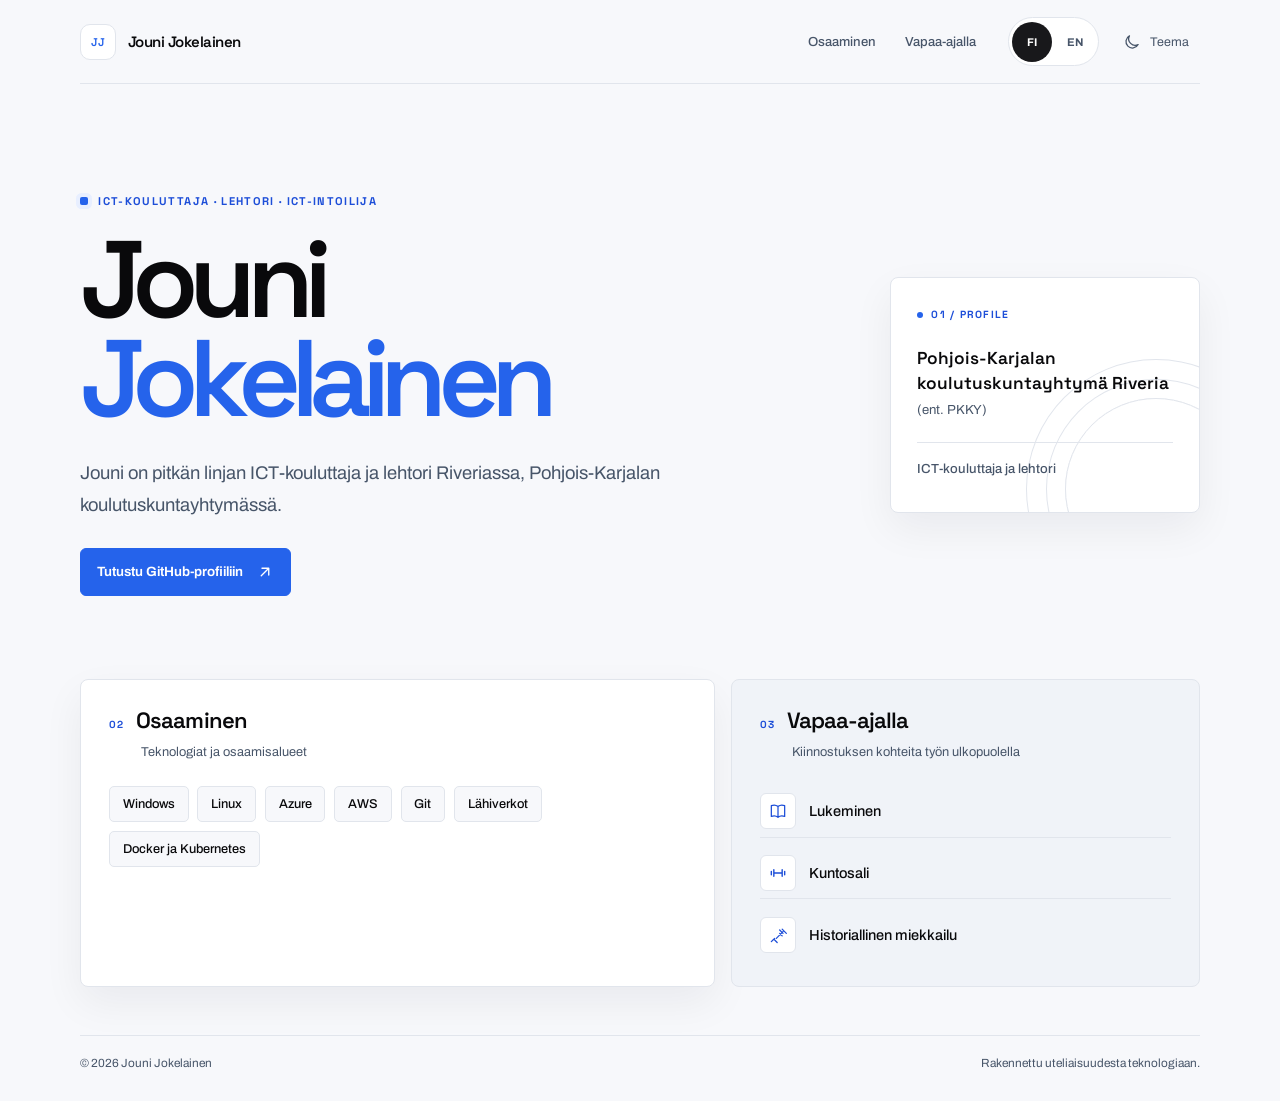
<file: index.html>
<!doctype html>
<html lang="fi">
  <head>
    <meta charset="utf-8">
    <meta name="viewport" content="width=device-width, initial-scale=1">
    <meta name="description" content="Jouni Jokelainen – ICT-kouluttaja, lehtori ja ICT-intoilija.">
    <meta name="color-scheme" content="light dark">
    <title>Jouni Jokelainen — ICT-intoilija</title>
    <link rel="preconnect" href="https://fonts.googleapis.com">
    <link rel="preconnect" href="https://fonts.gstatic.com" crossorigin>
    <link href="https://fonts.googleapis.com/css2?family=Archivo:wght@400;500;600;700&family=Space+Grotesk:wght@400;500;600;700&display=swap" rel="stylesheet">
    <link rel="stylesheet" href="styles.css?v=7">
    <script src="script.js" defer></script>
  </head>
  <body>
    <a class="skip-link" href="#main" data-i18n="skipLink">Siirry sisältöön</a>
    <header class="site-header">
      <a class="wordmark" href="#top" aria-label="Jouni Jokelainen">
        <span class="wordmark-mark" aria-hidden="true">JJ</span>
        <span>Jouni Jokelainen</span>
      </a>
      <nav class="section-nav" aria-label="Sivun osiot" data-i18n-aria-label="sectionNavLabel">
        <a href="#skills" data-i18n="skillsHeading">Osaaminen</a>
        <a href="#interests" data-i18n="interestsHeading">Vapaa-ajalla</a>
      </nav>
      <div class="header-controls">
        <nav class="language-switch" aria-label="Kieli" data-i18n-aria-label="languageLabel">
          <button type="button" class="language-button is-active" data-language="fi" aria-label="Suomeksi" lang="fi" aria-pressed="true">FI</button>
          <button type="button" class="language-button" data-language="en" aria-label="In English" lang="en" aria-pressed="false">EN</button>
        </nav>
        <button class="theme-toggle" type="button" aria-label="Ota tumma tila käyttöön" data-i18n-aria-label="themeToggleLabel" aria-pressed="false">
          <span class="theme-icon" aria-hidden="true">
            <svg class="moon-icon" viewBox="0 0 24 24" fill="none">
              <path d="M20.2 15.4A8.6 8.6 0 0 1 8.6 3.8 8.6 8.6 0 1 0 20.2 15.4Z" stroke="currentColor" stroke-width="1.7" stroke-linecap="round" stroke-linejoin="round"/>
            </svg>
            <svg class="sun-icon" viewBox="0 0 24 24" fill="none">
              <circle cx="12" cy="12" r="4" stroke="currentColor" stroke-width="1.7"/>
              <path d="M12 2v2m0 16v2M4.93 4.93l1.42 1.42m11.3 11.3 1.42 1.42M2 12h2m16 0h2M4.93 19.07l1.42-1.42m11.3-11.3 1.42-1.42" stroke="currentColor" stroke-width="1.7" stroke-linecap="round"/>
            </svg>
          </span>
          <span data-i18n="themeLabel">Teema</span>
        </button>
      </div>
    </header>

    <main id="main" class="page-shell">
      <section id="top" class="intro" aria-labelledby="name">
        <div class="intro-copy">
          <p class="eyebrow"><span class="status-dot" aria-hidden="true"></span><span data-i18n="eyebrow">ICT-kouluttaja · lehtori · ICT-intoilija</span></p>
          <h1 id="name">Jouni<br><span>Jokelainen</span></h1>
          <p class="intro-summary" data-i18n="summary">Jouni on pitkän linjan ICT-kouluttaja ja lehtori Riveriassa, Pohjois-Karjalan koulutuskuntayhtymässä.</p>
          <a class="profile-link" href="https://github.com/JouniJokelainen" target="_blank" rel="noopener noreferrer">
            <span data-i18n="githubLink">Tutustu GitHub-profiiliin</span>
            <svg aria-hidden="true" viewBox="0 0 24 24" fill="none">
              <path d="M7 17 17 7M8 7h9v9" stroke="currentColor" stroke-width="1.8" stroke-linecap="round" stroke-linejoin="round"/>
            </svg>
          </a>
        </div>
        <aside class="profile-note" aria-label="Profiili" data-i18n-aria-label="profileLabel">
          <span class="note-index">01 / PROFILE</span>
          <p data-i18n="profileNote">Pohjois-Karjalan koulutuskuntayhtymä Riveria<br><span>(ent. PKKY)</span></p>
          <span class="note-rule" aria-hidden="true"></span>
          <p class="note-role" data-i18n="role">ICT-kouluttaja ja lehtori</p>
        </aside>
      </section>

      <div class="section-grid">
        <section class="content-card skills-card" id="skills" aria-labelledby="skills-heading">
          <div class="card-heading">
            <span class="section-number">02</span>
            <h2 id="skills-heading" data-i18n="skillsHeading">Osaaminen</h2>
          </div>
          <p class="section-description" data-i18n="skillsDescription">Teknologiat ja osaamisalueet</p>
          <ul class="tag-list" aria-label="Osaaminen" data-i18n-aria-label="skillsListLabel">
            <li>Windows</li>
            <li>Linux</li>
            <li>Azure</li>
            <li>AWS</li>
            <li>Git</li>
            <li data-i18n="localNetworks">Lähiverkot</li>
            <li>Docker ja Kubernetes</li>
          </ul>
        </section>

        <section class="content-card interests-card" id="interests" aria-labelledby="interests-heading">
          <div class="card-heading">
            <span class="section-number">03</span>
            <h2 id="interests-heading" data-i18n="interestsHeading">Vapaa-ajalla</h2>
          </div>
          <p class="section-description" data-i18n="interestsDescription">Kiinnostuksen kohteita työn ulkopuolella</p>
          <ul class="interest-list">
            <li>
              <span class="interest-mark" aria-hidden="true">
                <svg viewBox="0 0 24 24" fill="none">
                  <path d="M12 6.5c-2.2-1.8-5.3-2-8-1v13c2.7-1 5.8-.8 8 1m0-13c2.2-1.8 5.3-2 8-1v13c-2.7-1-5.8-.8-8 1m0-13v13" stroke="currentColor" stroke-width="1.5" stroke-linecap="round" stroke-linejoin="round"/>
                </svg>
              </span>
              <span data-i18n="reading">Lukeminen</span>
            </li>
            <li>
              <span class="interest-mark" aria-hidden="true">
                <svg viewBox="0 0 24 24" fill="none">
                  <path d="M4 10v4m3-6v8m10-8v8m3-6v4M7 12h10" stroke="currentColor" stroke-width="1.7" stroke-linecap="round"/>
                </svg>
              </span>
              <span data-i18n="gym">Kuntosali</span>
            </li>
            <li>
              <span class="interest-mark" aria-hidden="true">
                <svg viewBox="0 0 24 24" fill="none">
                  <path d="m6 18 2-2m-4 4 2-2m4-2 8-8m-1-3 5 5m-8 0 3 3m-9 5 3 3" stroke="currentColor" stroke-width="1.5" stroke-linecap="round" stroke-linejoin="round"/>
                  <path d="m14 6 4 4" stroke="currentColor" stroke-width="1.5" stroke-linecap="round"/>
                </svg>
              </span>
              <span data-i18n="fencing">Historiallinen miekkailu</span>
            </li>
          </ul>
        </section>
      </div>

      <footer class="site-footer">
        <span>© <span id="year"></span> Jouni Jokelainen</span>
        <span data-i18n="footerNote">Rakennettu uteliaisuudesta teknologiaan.</span>
      </footer>
    </main>
  </body>
</html>
</file>
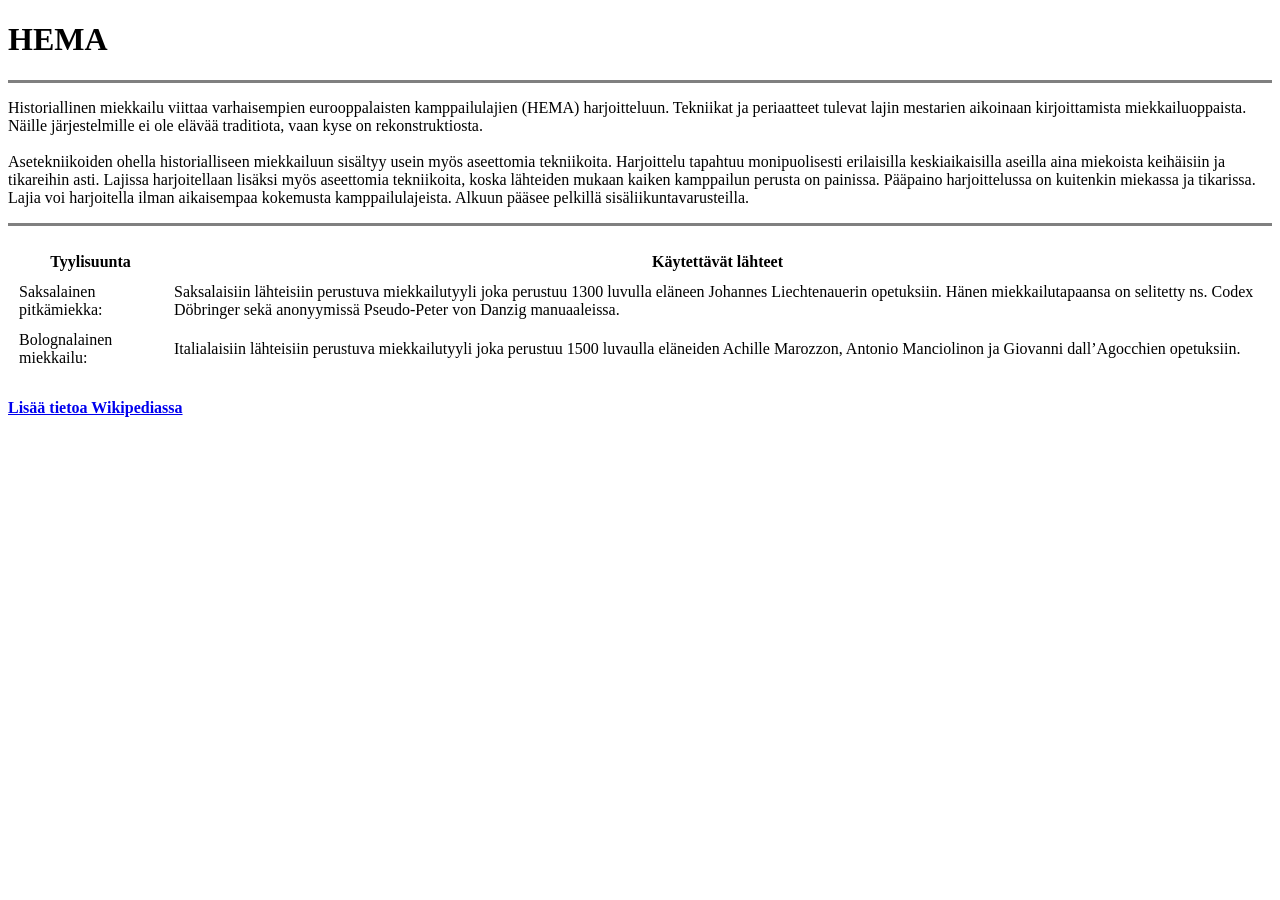
<file: luelisaa.html>
<!DOCTYPE html>
<html lang="fi" dir="ltr">

<head>
  <meta charset="utf-8">
  <title>Lue lisää</title>
  <link rel="shortcut icon" href="favicon.ico" type="image/x-icon">
</head>

<body>
  <h1>HEMA</h1>
  <hr size="3" noshade>
  <p>Historiallinen miekkailu viittaa varhaisempien eurooppalaisten kamppailulajien (HEMA) harjoitteluun. Tekniikat ja periaatteet tulevat lajin mestarien aikoinaan kirjoittamista miekkailuoppaista. Näille järjestelmille ei ole elävää traditiota,
    vaan kyse on rekonstruktiosta.
    <br>
    <br>
    Asetekniikoiden ohella historialliseen miekkailuun sisältyy usein myös aseettomia tekniikoita.
    Harjoittelu tapahtuu monipuolisesti erilaisilla keskiaikaisilla aseilla aina miekoista keihäisiin ja tikareihin asti. Lajissa harjoitellaan lisäksi myös aseettomia tekniikoita, koska lähteiden mukaan kaiken kamppailun perusta on painissa.
    Pääpaino harjoittelussa on kuitenkin miekassa ja tikarissa.
    Lajia voi harjoitella ilman aikaisempaa kokemusta kamppailulajeista. Alkuun pääsee pelkillä sisäliikuntavarusteilla.
  </p>

  <hr size="3" noshade>
  <p></p>
  <table cellspacing="10">
    <thead>
      <tr>
        <th>Tyylisuunta</th>
        <th>Käytettävät lähteet</th>
      </tr>
    </thead>
    <tr>
      <td>Saksalainen pitkämiekka: </td>
      <td>Saksalaisiin lähteisiin perustuva miekkailutyyli joka perustuu 1300 luvulla eläneen Johannes Liechtenauerin opetuksiin. Hänen miekkailutapaansa on selitetty ns. Codex Döbringer sekä anonyymissä Pseudo-Peter von Danzig manuaaleissa.  </td>
    </tr>
    <tr>
      <td>Bolognalainen miekkailu:</td>
      <td>Italialaisiin lähteisiin perustuva miekkailutyyli joka perustuu 1500 luvaulla eläneiden Achille Marozzon, Antonio Manciolinon ja Giovanni dall’Agocchien opetuksiin.</td>
    </tr>
  </table>
  <h4><a href="https://fi.wikipedia.org/wiki/Historiallinen_miekkailu">Lisää tietoa Wikipediassa</a></h4>
</body>

</html>
</file>
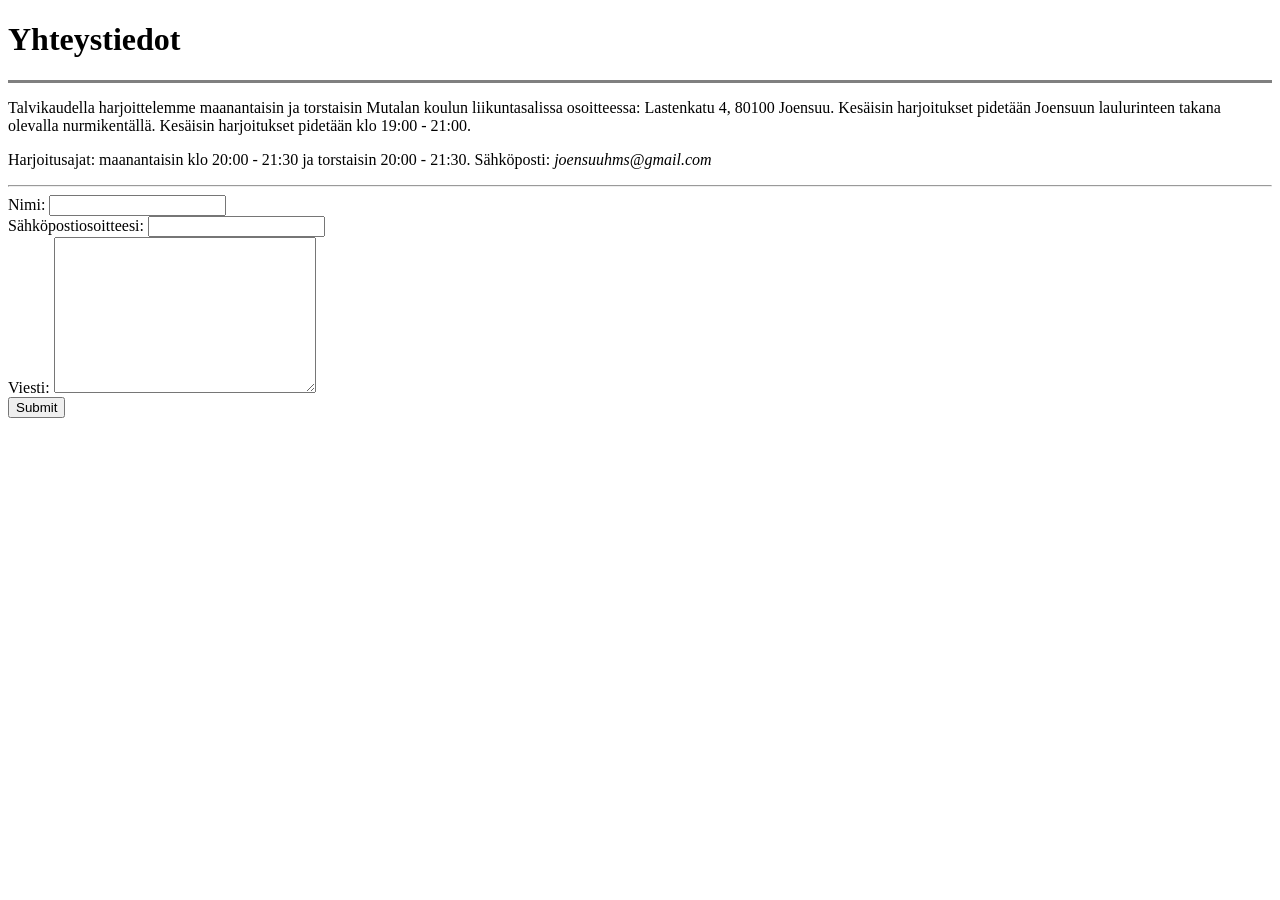
<file: otayhteytta.html>
<!DOCTYPE html>
<html lang="fi" dir="ltr">

<head>
  <meta charset="utf-8">
  <title>Ota yhteysttä</title>
  <link rel="shortcut icon" href="favicon.ico" type="image/x-icon">
</head>

<body>
  <h1>Yhteystiedot</h1>
  <hr size="3" noshade>
  <p>Talvikaudella harjoittelemme maanantaisin ja torstaisin Mutalan koulun liikuntasalissa osoitteessa: Lastenkatu 4, 80100 Joensuu.
    Kesäisin harjoitukset pidetään Joensuun laulurinteen takana olevalla nurmikentällä. Kesäisin harjoitukset pidetään klo 19:00 - 21:00.
  <p>Harjoitusajat: maanantaisin klo 20:00 - 21:30 ja torstaisin 20:00 - 21:30.
    Sähköposti: <i>joensuuhms@gmail.com</i></p>
    <hr>
    <form action="mailto:joensuuhms@gmail.com" method="post" enctype="text/plain">
      <label>Nimi:</label>
      <input type="text" name="nimi" value=""><br>
      <label>Sähköpostiosoitteesi:</label>
      <input type="email" name="Sähköpostiosoitteesi" value=""><br>
      <label>Viesti:</label>
      <textarea name="name" rows="10" cols="30"></textarea><br>
      <input type="submit" name="Viesti">

    </form>
</body>

</html>
</file>
<file: styles.css>
:root {
  color-scheme: light;
  --page: #f7f8fb;
  --surface: #ffffff;
  --surface-muted: #f0f3f8;
  --text: #09090b;
  --muted: #475569;
  --accent: #2563eb;
  --accent-strong: #1d4ed8;
  --accent-on: #ffffff;
  --accent-soft: #e8efff;
  --line: #e1e5ec;
  --shadow: 0 16px 42px rgb(15 23 42 / 6%);
  font-family: "Archivo", "Segoe UI", sans-serif;
  font-synthesis: none;
  text-rendering: optimizeLegibility;
}

@media (prefers-color-scheme: dark) {
  :root:not([data-theme="light"]) {
    color-scheme: dark;
    --page: #101318;
    --surface: #171b22;
    --surface-muted: #1d2430;
    --text: #f4f6fb;
    --muted: #b0bac9;
    --accent: #8db1ff;
    --accent-strong: #a7c3ff;
    --accent-on: #101318;
    --accent-soft: #1e2d49;
    --line: #2b3442;
    --shadow: 0 18px 48px rgb(0 0 0 / 20%);
  }
}

:root[data-theme="dark"] {
  color-scheme: dark;
  --page: #101318;
  --surface: #171b22;
  --surface-muted: #1d2430;
  --text: #f4f6fb;
  --muted: #b0bac9;
  --accent: #8db1ff;
  --accent-strong: #a7c3ff;
  --accent-on: #101318;
  --accent-soft: #1e2d49;
  --line: #2b3442;
  --shadow: 0 18px 48px rgb(0 0 0 / 20%);
}

* {
  box-sizing: border-box;
}

html {
  scroll-behavior: smooth;
  background: var(--page);
}

body {
  min-height: 100vh;
  margin: 0;
  color: var(--text);
  background: var(--page);
  transition: background-color 200ms ease, color 200ms ease;
}

button,
a {
  color: inherit;
  font: inherit;
}

a {
  text-decoration: none;
}

button:focus-visible,
a:focus-visible {
  outline: 2px solid var(--accent);
  outline-offset: 3px;
}

.skip-link {
  position: absolute;
  z-index: 5;
  top: 0.75rem;
  left: 0.75rem;
  padding: 0.75rem 1rem;
  transform: translateY(-160%);
  border-radius: 0.5rem;
  color: #fff;
  background: #09090b;
}

.skip-link:focus {
  transform: translateY(0);
}

.site-header,
.page-shell {
  width: calc(100% - 64px);
  max-width: 1120px;
  margin-inline: auto;
}

.site-header {
  min-height: 84px;
  display: flex;
  align-items: center;
  justify-content: space-between;
  gap: 2rem;
  border-bottom: 1px solid var(--line);
}

.wordmark,
.section-nav,
.header-controls,
.language-switch,
.theme-toggle {
  display: flex;
  align-items: center;
}

.wordmark {
  flex: 0 0 auto;
  gap: 0.75rem;
  font-family: "Space Grotesk", "Segoe UI", sans-serif;
  font-size: 0.94rem;
  font-weight: 600;
  letter-spacing: -0.035em;
}

.wordmark-mark {
  display: grid;
  width: 36px;
  height: 36px;
  place-items: center;
  border: 1px solid var(--line);
  border-radius: 10px;
  color: var(--accent);
  background: var(--surface);
  font-size: 0.7rem;
  letter-spacing: 0.04em;
}

.section-nav {
  gap: 1.8rem;
  margin-left: auto;
  color: var(--muted);
  font-size: 0.82rem;
  font-weight: 500;
}

.section-nav a {
  padding-block: 0.75rem;
  transition: color 180ms ease;
}

.section-nav a:hover {
  color: var(--accent);
}

.header-controls {
  flex: 0 0 auto;
  gap: 0.8rem;
}

.language-switch {
  gap: 0.15rem;
  padding: 0.2rem;
  border: 1px solid var(--line);
  border-radius: 999px;
  background: var(--surface);
}

.language-button,
.theme-toggle {
  min-height: 40px;
  border: 0;
  cursor: pointer;
}

.language-button {
  min-width: 40px;
  padding: 0.4rem 0.55rem;
  border-radius: 999px;
  color: var(--muted);
  background: transparent;
  font-size: 0.7rem;
  font-weight: 700;
  transition: color 180ms ease, background-color 180ms ease;
}

.language-button.is-active {
  color: #fff;
  background: #18181b;
}

:root[data-theme="dark"] .language-button.is-active {
  color: #101318;
  background: #f4f6fb;
}

.theme-toggle {
  justify-content: center;
  gap: 0.55rem;
  padding: 0.45rem 0.7rem;
  border-radius: 999px;
  color: var(--muted);
  background: transparent;
  font-size: 0.78rem;
  transition: color 180ms ease, background-color 180ms ease;
}

.theme-toggle:hover {
  color: var(--text);
  background: var(--surface-muted);
}

.theme-icon,
.theme-icon svg {
  display: block;
  width: 18px;
  height: 18px;
}

.sun-icon {
  display: none !important;
}

:root[data-theme="dark"] .moon-icon {
  display: none;
}

:root[data-theme="dark"] .sun-icon {
  display: block !important;
}

.page-shell {
  padding-top: 5.3rem;
}

.intro {
  position: relative;
  display: grid;
  grid-template-columns: minmax(0, 1fr) 310px;
  align-items: center;
  gap: 4rem;
  padding: 1.6rem 0 5.2rem;
}

.intro-copy {
  max-width: 690px;
}

.eyebrow,
.note-index,
.section-number {
  color: var(--accent-strong);
  font-family: "Space Grotesk", "Segoe UI", sans-serif;
  font-size: 0.7rem;
  font-weight: 700;
  letter-spacing: 0.12em;
  text-transform: uppercase;
}

.eyebrow {
  display: flex;
  align-items: center;
  gap: 0.65rem;
  margin: 0 0 1.35rem;
}

.status-dot {
  width: 8px;
  height: 8px;
  border-radius: 2px;
  background: var(--accent);
  box-shadow: 0 0 0 4px var(--accent-soft);
}

h1,
h2 {
  font-family: "Space Grotesk", "Segoe UI", sans-serif;
}

h1 {
  margin: 0;
  font-size: clamp(4rem, 8.5vw, 7rem);
  font-weight: 600;
  letter-spacing: -0.09em;
  line-height: 0.91;
}

h1 span {
  color: var(--accent);
}

.intro-summary {
  max-width: 590px;
  margin: 1.8rem 0 1.65rem;
  color: var(--muted);
  font-size: clamp(1.02rem, 1.6vw, 1.15rem);
  line-height: 1.75;
}

.profile-link {
  min-height: 48px;
  display: inline-flex;
  align-items: center;
  gap: 0.8rem;
  padding: 0.75rem 1rem;
  border: 1px solid var(--accent);
  border-radius: 6px;
  color: var(--accent-on);
  background: var(--accent);
  font-size: 0.84rem;
  font-weight: 650;
  transition: background-color 180ms ease, border-color 180ms ease, transform 180ms ease;
}

.profile-link:hover {
  transform: translateY(-2px);
  border-color: var(--accent-strong);
  background: var(--accent-strong);
}

.profile-link svg {
  width: 18px;
  height: 18px;
  transition: transform 180ms ease;
}

.profile-link:hover svg {
  transform: translate(2px, -2px);
}

.profile-note {
  position: relative;
  overflow: hidden;
  width: 100%;
  min-width: 0;
  min-height: 236px;
  padding: 1.6rem;
  border: 1px solid var(--line);
  border-radius: 8px;
  background: var(--surface);
  box-shadow: var(--shadow);
}

.profile-note::after {
  position: absolute;
  right: -48px;
  bottom: -68px;
  width: 180px;
  height: 180px;
  border: 1px solid var(--line);
  border-radius: 50%;
  box-shadow: 0 0 0 18px var(--surface), 0 0 0 19px var(--line), 0 0 0 38px var(--surface), 0 0 0 39px var(--line);
  content: "";
}

.note-index {
  display: inline-flex;
  align-items: center;
  gap: 0.55rem;
  font-size: 0.65rem;
}

.note-index::before {
  width: 6px;
  height: 6px;
  border-radius: 50%;
  background: var(--accent);
  content: "";
}

.profile-note p {
  position: relative;
  z-index: 1;
  margin: 1.55rem 0 1.3rem;
  font-family: "Space Grotesk", "Segoe UI", sans-serif;
  font-size: 1.08rem;
  font-weight: 600;
  line-height: 1.45;
}

.profile-note p span {
  color: var(--muted);
  font-family: "Archivo", "Segoe UI", sans-serif;
  font-size: 0.82rem;
  font-weight: 400;
}

.note-rule {
  position: relative;
  z-index: 1;
  display: block;
  width: 100%;
  height: 1px;
  background: var(--line);
}

.profile-note .note-role {
  margin: 1rem 0 0;
  color: var(--muted);
  font-family: "Archivo", "Segoe UI", sans-serif;
  font-size: 0.82rem;
  font-weight: 500;
}

.section-grid {
  display: grid;
  grid-template-columns: 1.15fr 0.85fr;
  gap: 1rem;
}

.content-card {
  min-height: 284px;
  padding: 1.65rem 1.75rem;
  border: 1px solid var(--line);
  border-radius: 8px;
  background: var(--surface);
  box-shadow: var(--shadow);
  scroll-margin-top: 1rem;
}

.interests-card {
  background: var(--surface-muted);
  box-shadow: none;
}

.card-heading {
  display: flex;
  align-items: baseline;
  gap: 0.75rem;
}

.section-number {
  font-size: 0.64rem;
}

h2 {
  margin: 0;
  font-size: 1.38rem;
  font-weight: 600;
  letter-spacing: -0.045em;
}

.section-description {
  margin: 0.55rem 0 1.5rem 2rem;
  color: var(--muted);
  font-size: 0.8rem;
  line-height: 1.5;
}

.tag-list {
  display: flex;
  flex-wrap: wrap;
  gap: 0.55rem;
  margin: 0;
  padding: 0;
  list-style: none;
}

.tag-list li {
  padding: 0.62rem 0.8rem;
  border: 1px solid var(--line);
  border-radius: 5px;
  color: var(--text);
  background: var(--page);
  font-size: 0.8rem;
  font-weight: 500;
  transition: border-color 180ms ease, color 180ms ease, background-color 180ms ease;
}

.tag-list li:hover {
  border-color: var(--accent);
  color: var(--accent-strong);
  background: var(--accent-soft);
}

.interest-list {
  display: grid;
  gap: 0.65rem;
  margin: 0;
  padding: 0;
  list-style: none;
}

.interest-list li {
  min-height: 48px;
  display: flex;
  align-items: center;
  gap: 0.85rem;
  padding: 0.45rem 0;
  border-bottom: 1px solid var(--line);
  font-size: 0.91rem;
  font-weight: 500;
}

.interest-list li:last-child {
  border-bottom: 0;
}

.interest-mark {
  display: grid;
  width: 36px;
  height: 36px;
  flex: 0 0 auto;
  place-items: center;
  border: 1px solid var(--line);
  border-radius: 6px;
  color: var(--accent-strong);
  background: var(--surface);
}

.interest-mark svg {
  width: 20px;
  height: 20px;
}

.site-footer {
  display: flex;
  justify-content: space-between;
  gap: 1rem;
  padding: 1.3rem 0 2rem;
  margin-top: 3rem;
  border-top: 1px solid var(--line);
  color: var(--muted);
  font-size: 0.74rem;
}

@media (max-width: 800px) {
  .site-header,
  .page-shell {
    width: calc(100% - 40px);
    max-width: 640px;
  }

  .section-nav {
    gap: 1rem;
    font-size: 0.76rem;
  }

  .page-shell {
    padding-top: 4.1rem;
  }

  .intro {
    grid-template-columns: minmax(0, 1fr) 260px;
    gap: 2rem;
    padding-bottom: 3.8rem;
  }

  h1 {
    font-size: clamp(3.65rem, 9.5vw, 5.5rem);
  }

  .profile-note {
    min-height: 220px;
    padding: 1.3rem;
  }

  .section-grid {
    grid-template-columns: 1fr;
  }

  .content-card {
    min-height: 0;
  }
}

@media (max-width: 560px) {
  .site-header,
  .page-shell {
    width: calc(100% - 36px);
    max-width: none;
  }

  .site-header {
    min-height: 72px;
    gap: 0.5rem;
  }

  .section-nav {
    gap: 0.7rem;
    font-size: 0.7rem;
  }

  .wordmark {
    gap: 0.55rem;
    font-size: 0.82rem;
  }

  .wordmark-mark {
    width: 32px;
    height: 32px;
  }

  .header-controls {
    gap: 0.35rem;
  }

  .language-switch {
    gap: 0;
    padding: 0.12rem;
  }

  .language-button {
    min-width: 34px;
    min-height: 38px;
    padding-inline: 0.4rem;
  }

  .theme-toggle {
    width: 40px;
    min-height: 40px;
    padding: 0;
  }

  .theme-toggle [data-i18n] {
    position: absolute;
    overflow: hidden;
    width: 1px;
    height: 1px;
    clip: rect(0, 0, 0, 0);
    white-space: nowrap;
  }

  .page-shell {
    padding-top: 3rem;
  }

  .intro {
    grid-template-columns: 1fr;
    gap: 2rem;
    padding: 0.4rem 0 2.8rem;
  }

  .eyebrow {
    margin-bottom: 1.15rem;
    font-size: 0.62rem;
    letter-spacing: 0.1em;
  }

  h1 {
    font-size: clamp(3.35rem, 14.5vw, 5rem);
  }

  .intro-summary {
    margin: 1.4rem 0;
    font-size: 1rem;
  }

  .profile-note {
    min-height: 0;
    max-width: 400px;
  }

  .content-card {
    padding: 1.35rem;
  }

  .site-footer {
    flex-direction: column;
    margin-top: 2rem;
  }
}

@media (max-width: 480px) {
  .section-nav {
    display: none;
  }
}

@media (max-width: 370px) {
  .site-header,
  .page-shell {
    width: calc(100% - 32px);
  }

  .wordmark {
    font-size: 0.75rem;
  }

  .header-controls {
    gap: 0.2rem;
  }
}

@media (prefers-reduced-motion: reduce) {
  *,
  *::before,
  *::after {
    scroll-behavior: auto !important;
    transition-duration: 0.01ms !important;
    animation-duration: 0.01ms !important;
    animation-iteration-count: 1 !important;
  }
}
</file>
